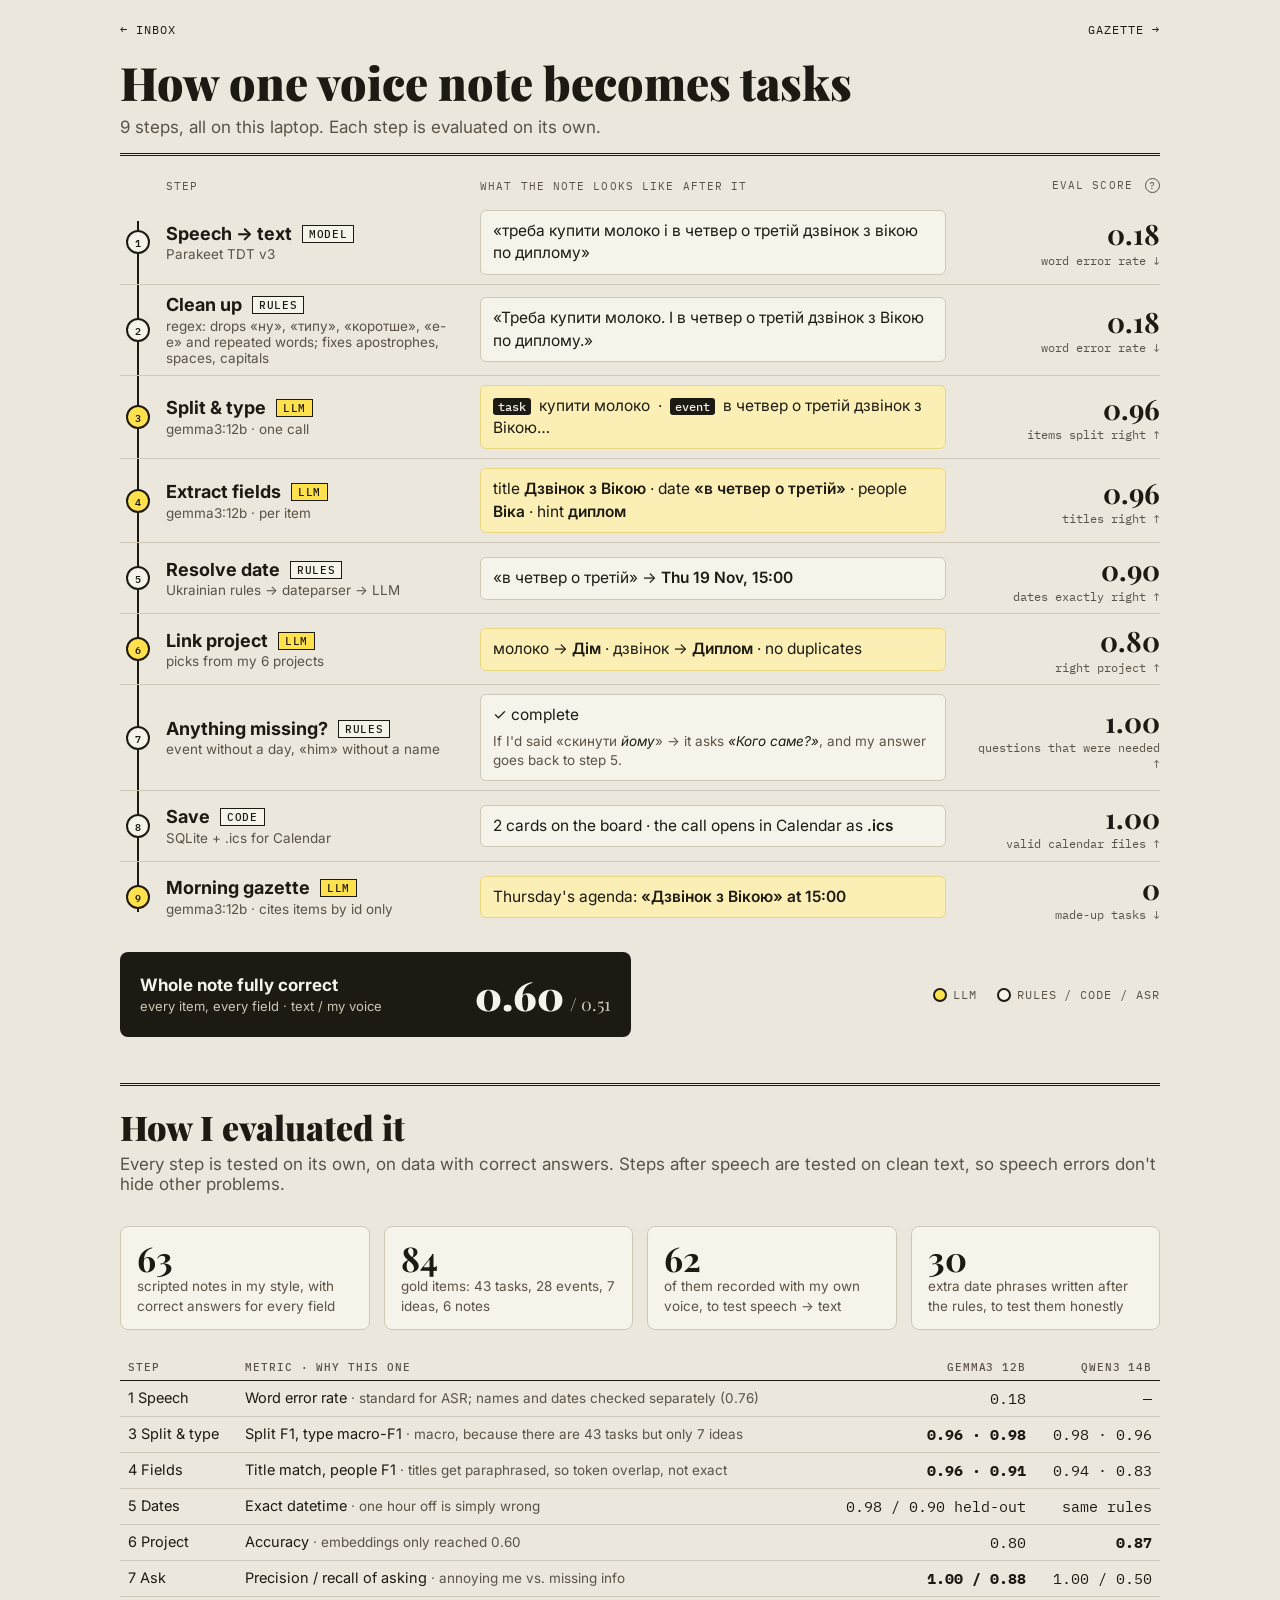
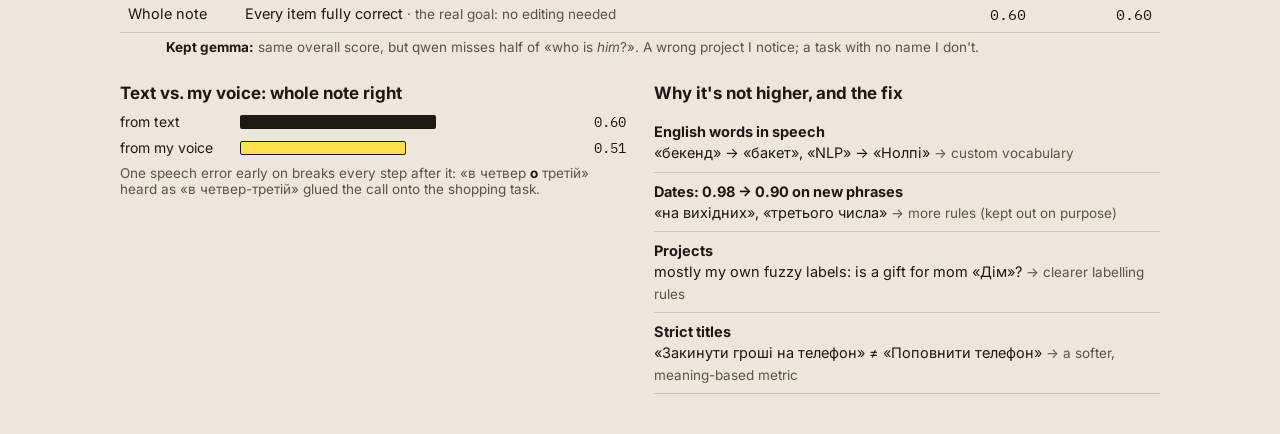
<file: inbox/web/architecture.html>
<!doctype html>
<html lang="en">
<head>
  <meta charset="utf-8">
  <meta name="viewport" content="width=device-width, initial-scale=1">
  <title>Voice Inbox Architecture</title>
  <link rel="preconnect" href="https://fonts.googleapis.com">
  <link rel="preconnect" href="https://fonts.gstatic.com" crossorigin>
  <link href="https://fonts.googleapis.com/css2?family=Playfair+Display:ital,wght@0,700;0,900;1,400&family=Inter:wght@400;500;600;700&family=IBM+Plex+Mono:wght@400;500&display=swap" rel="stylesheet">
  <style>
    :root { --page: #ebe7dd; --paper: #f6f3eb; --ink: #1d1a14; --grey: #5b5345; --line: #cfc8b8; --sun: #ffe14d; --llm: #fbefb5; }
    * { box-sizing: border-box; }
    body { margin: 0; background: var(--page); color: var(--ink); font-family: Inter, system-ui, sans-serif; -webkit-font-smoothing: antialiased; }
    a { color: inherit; }
    .wrap { max-width: 1120px; margin: 0 auto; padding: 22px 40px 40px; }
    .top { display: flex; justify-content: space-between; font-family: "IBM Plex Mono", monospace; font-size: 12px; letter-spacing: .08em; text-transform: uppercase; }
    .top a { text-decoration: none; }
    h1 { font-family: "Playfair Display", serif; font-weight: 900; font-size: 46px; margin: 14px 0 4px; }
    .norag { color: var(--ink); background: var(--sun); padding: 0 5px; margin-left: 6px; }
    .sub { font-size: 17px; color: var(--grey); margin: 0 0 22px; padding-bottom: 16px; border-bottom: 3px double var(--ink); }

    .head, .row { display: grid; grid-template-columns: 290px 1fr 190px; gap: 0 24px; align-items: center; }
    .head { font-family: "IBM Plex Mono", monospace; font-size: 11px; letter-spacing: .1em; text-transform: uppercase; color: var(--grey); padding: 0 0 8px 46px; }
    .head span:last-child { text-align: right; }
    .steps { position: relative; }
    .steps::before { content: ""; position: absolute; left: 17px; top: 20px; bottom: 20px; width: 2px; background: var(--ink); }
    .row { position: relative; padding: 9px 0 9px 46px; }
    .row + .row { border-top: 1px solid var(--line); }
    .dot { position: absolute; left: 6px; top: 50%; transform: translateY(-50%); width: 24px; height: 24px; border-radius: 50%; background: var(--paper); border: 2px solid var(--ink); font: 600 10px "IBM Plex Mono", monospace; display: grid; place-items: center; }
    .row.llm .dot { background: var(--sun); }
    .name { font-weight: 700; font-size: 18px; line-height: 1.2; }
    .how { font-size: 13.5px; color: var(--grey); margin-top: 2px; }
    .chip { display: inline-block; font: 500 10.5px "IBM Plex Mono", monospace; letter-spacing: .06em; text-transform: uppercase; padding: 1px 6px; border: 1px solid var(--ink); margin-left: 6px; vertical-align: 2px; background: var(--paper); }
    .row.llm .chip { background: var(--sun); }
    .out { background: var(--paper); border: 1px solid var(--line); border-radius: 6px; padding: 9px 12px; font-size: 15.5px; line-height: 1.45; }
    .row.llm .out { background: var(--llm); border-color: #e9d77f; }
    .out code { font: 500 12px "IBM Plex Mono", monospace; background: var(--ink); color: var(--paper); padding: 1px 5px; border-radius: 3px; margin-right: 4px; }
    .out b { font-weight: 600; }
    .score { text-align: right; font-family: "IBM Plex Mono", monospace; font-size: 12px; color: var(--grey); line-height: 1.3; }
    .score b { display: block; font-family: "Playfair Display", serif; font-size: 28px; color: var(--ink); }
    .ask { font-size: 13.5px; color: var(--grey); margin-top: 5px; }
    .ask i { color: var(--ink); }

    .q { display: inline-grid; place-items: center; width: 15px; height: 15px; border: 1px solid var(--grey); border-radius: 50%; font-size: 10px; cursor: help; margin-left: 4px; }
    .note-score { font-size: 13.5px; color: var(--grey); margin: 6px 0 0 46px; }
    .note-score b { color: var(--ink); }
    h2 { font-family: "Playfair Display", serif; font-weight: 900; font-size: 34px; margin: 46px 0 4px; padding-top: 18px; border-top: 3px double var(--ink); }
    .tiles { display: grid; grid-template-columns: repeat(4, 1fr); gap: 14px; margin: 16px 0 24px; }
    .tile { background: var(--paper); border: 1px solid var(--line); border-radius: 8px; padding: 14px 16px; }
    .tile b { display: block; font-family: "Playfair Display", serif; font-size: 34px; line-height: 1; }
    .tile span { font-size: 13.5px; color: var(--grey); }
    table.ev { width: 100%; border-collapse: collapse; font-size: 14.5px; }
    .ev th { text-align: left; font: 500 11px "IBM Plex Mono", monospace; letter-spacing: .08em; text-transform: uppercase; color: var(--grey); padding: 6px 8px; border-bottom: 1px solid var(--ink); }
    .ev td { padding: 8px; border-bottom: 1px solid var(--line); vertical-align: top; }
    .ev td.n { font-family: "IBM Plex Mono", monospace; text-align: right; white-space: nowrap; }
    .ev th.n { text-align: right; }
    .ev td.w { font-weight: 700; }
    .ev .why { color: var(--grey); font-size: 13.5px; }
    .two { display: grid; grid-template-columns: 1fr 1fr; gap: 28px; margin-top: 28px; }
    h3 { font-size: 17px; margin: 0 0 10px; }
    .bar { display: grid; grid-template-columns: 110px 1fr 50px; gap: 10px; align-items: center; margin: 8px 0; font-size: 14px; }
    .bar i { display: block; height: 14px; background: var(--ink); border-radius: 2px; }
    .bar i.v { background: var(--sun); border: 1px solid var(--ink); }
    .bar .n { font-family: "IBM Plex Mono", monospace; text-align: right; }
    ul.fails { margin: 0; padding: 0; list-style: none; }
    .fails li { padding: 8px 0; border-bottom: 1px solid var(--line); font-size: 14.5px; line-height: 1.45; }
    .fails li b { display: block; }
    .fails .fix { color: var(--grey); font-size: 13.5px; }
    .final { display: grid; grid-template-columns: 1fr 1fr; gap: 18px; margin-top: 20px; }
    .e2e { background: var(--ink); color: var(--paper); border-radius: 8px; padding: 16px 20px; display: flex; justify-content: space-between; align-items: center; }
    .e2e .t { font-weight: 700; font-size: 17px; }
    .e2e .d { font-size: 13px; color: #cfc6b4; margin-top: 3px; }
    .e2e .n { font-family: "Playfair Display", serif; font-size: 40px; font-weight: 900; }
    .e2e .n small { font-size: 18px; font-weight: 400; color: #cfc6b4; margin-left: 6px; }
    .legend { display: flex; gap: 20px; align-items: center; justify-content: flex-end; font: 12px "IBM Plex Mono", monospace; text-transform: uppercase; letter-spacing: .08em; color: var(--grey); }
    .sw { display: inline-block; width: 14px; height: 14px; border-radius: 50%; border: 2px solid var(--ink); vertical-align: -3px; margin-right: 6px; background: var(--paper); }
    .sw.y { background: var(--sun); }
    @media (max-width: 860px) {
      .wrap { padding: 16px; }
      .head { display: none; }
      .row { grid-template-columns: 1fr; gap: 6px; }
      .score { text-align: left; }
      .score b { display: inline; font-size: 20px; margin-right: 6px; }
      .final, .two { grid-template-columns: 1fr; }
      .tiles { grid-template-columns: 1fr 1fr; }
    }
  </style>
</head>
<body>
<div class="wrap">
  <div class="top"><a href="/">← Inbox</a><a href="/gazette">Gazette →</a></div>
  <h1>How one voice note becomes tasks</h1>
  <p class="sub">9 steps, all on this laptop. Each step is evaluated on its own.</p>

  <div class="head"><span>Step</span><span>What the note looks like after it</span><span>Eval score <span class="q" title="Each step has its own test on 63 notes with correct answers. This is that test's main number. ↑ higher is better, ↓ lower is better.">?</span></span></div>
  <div class="steps">
    <div class="row">
      <span class="dot">1</span>
      <div><div class="name">Speech → text <span class="chip">model</span></div><div class="how">Parakeet TDT v3</div></div>
      <div class="out">«треба купити молоко і в четвер о третій дзвінок з вікою по диплому»</div>
      <div class="score"><b>0.18</b>word error rate ↓</div>
    </div>
    <div class="row">
      <span class="dot">2</span>
      <div><div class="name">Clean up <span class="chip">rules</span></div><div class="how">regex: drops «ну», «типу», «коротше», «е-е» and repeated words; fixes apostrophes, spaces, capitals</div></div>
      <div class="out">«Треба купити молоко. І в четвер о третій дзвінок з Вікою по диплому.»</div>
      <div class="score"><b>0.18</b>word error rate ↓</div>
    </div>
    <div class="row llm">
      <span class="dot">3</span>
      <div><div class="name">Split &amp; type <span class="chip">LLM</span></div><div class="how">gemma3:12b · one call</div></div>
      <div class="out"><code>task</code> купити молоко &nbsp;·&nbsp; <code>event</code> в четвер о третій дзвінок з Вікою…</div>
      <div class="score"><b>0.96</b>items split right ↑</div>
    </div>
    <div class="row llm">
      <span class="dot">4</span>
      <div><div class="name">Extract fields <span class="chip">LLM</span></div><div class="how">gemma3:12b · per item</div></div>
      <div class="out">title <b>Дзвінок з Вікою</b> · date <b>«в четвер о третій»</b> · people <b>Віка</b> · hint <b>диплом</b></div>
      <div class="score"><b>0.96</b>titles right ↑</div>
    </div>
    <div class="row">
      <span class="dot">5</span>
      <div><div class="name">Resolve date <span class="chip">rules</span></div><div class="how">Ukrainian rules → dateparser → LLM</div></div>
      <div class="out">«в четвер о третій» → <b>Thu 19 Nov, 15:00</b></div>
      <div class="score"><b>0.90</b>dates exactly right ↑</div>
    </div>
    <div class="row llm">
      <span class="dot">6</span>
      <div><div class="name">Link project <span class="chip">LLM</span></div><div class="how">picks from my 6 projects</div></div>
      <div class="out">молоко → <b>Дім</b> · дзвінок → <b>Диплом</b> · no duplicates</div>
      <div class="score"><b>0.80</b>right project ↑</div>
    </div>
    <div class="row">
      <span class="dot">7</span>
      <div><div class="name">Anything missing? <span class="chip">rules</span></div><div class="how">event without a day, «him» without a name</div></div>
      <div class="out">✓ complete
        <div class="ask">If I'd said «скинути <i>йому</i>» → it asks <i>«Кого саме?»</i>, and my answer goes back to step 5.</div></div>
      <div class="score"><b>1.00</b>questions that were needed ↑</div>
    </div>
    <div class="row">
      <span class="dot">8</span>
      <div><div class="name">Save <span class="chip">code</span></div><div class="how">SQLite + .ics for Calendar</div></div>
      <div class="out">2 cards on the board · the call opens in Calendar as <b>.ics</b></div>
      <div class="score"><b>1.00</b>valid calendar files ↑</div>
    </div>
    <div class="row llm">
      <span class="dot">9</span>
      <div><div class="name">Morning gazette <span class="chip">LLM</span></div><div class="how">gemma3:12b · cites items by id only</div></div>
      <div class="out">Thursday's agenda: <b>«Дзвінок з Вікою» at 15:00</b></div>
      <div class="score"><b>0</b>made-up tasks ↓</div>
    </div>
  </div>

  <div class="final">
    <div class="e2e"><div><div class="t">Whole note fully correct</div><div class="d">every item, every field · text / my voice</div></div><div class="n">0.60<small>/ 0.51</small></div></div>
    <div class="legend"><span><span class="sw y"></span>LLM</span><span><span class="sw"></span>rules / code / ASR</span></div>
  </div>
  <h2>How I evaluated it</h2>
  <p class="sub" style="border:0;margin-bottom:0">Every step is tested on its own, on data with correct answers. Steps after speech are tested on clean text, so speech errors don't hide other problems.</p>
  <div class="tiles">
    <div class="tile"><b>63</b><span>scripted notes in my style, with correct answers for every field</span></div>
    <div class="tile"><b>84</b><span>gold items: 43 tasks, 28 events, 7 ideas, 6 notes</span></div>
    <div class="tile"><b>62</b><span>of them recorded with my own voice, to test speech → text</span></div>
    <div class="tile"><b>30</b><span>extra date phrases written after the rules, to test them honestly</span></div>
  </div>

  <table class="ev">
    <tr><th>Step</th><th>Metric · why this one</th><th class="n">gemma3 12b</th><th class="n">qwen3 14b</th></tr>
    <tr><td>1 Speech</td><td>Word error rate <span class="why">· standard for ASR; names and dates checked separately (0.76)</span></td><td class="n">0.18</td><td class="n">—</td></tr>
    <tr><td>3 Split &amp; type</td><td>Split F1, type macro-F1 <span class="why">· macro, because there are 43 tasks but only 7 ideas</span></td><td class="n w">0.96 · 0.98</td><td class="n">0.98 · 0.96</td></tr>
    <tr><td>4 Fields</td><td>Title match, people F1 <span class="why">· titles get paraphrased, so token overlap, not exact</span></td><td class="n w">0.96 · 0.91</td><td class="n">0.94 · 0.83</td></tr>
    <tr><td>5 Dates</td><td>Exact datetime <span class="why">· one hour off is simply wrong</span></td><td class="n">0.98 / 0.90 held-out</td><td class="n">same rules</td></tr>
    <tr><td>6 Project</td><td>Accuracy <span class="why">· embeddings only reached 0.60</span></td><td class="n">0.80</td><td class="n w">0.87</td></tr>
    <tr><td>7 Ask</td><td>Precision / recall of asking <span class="why">· annoying me vs. missing info</span></td><td class="n w">1.00 / 0.88</td><td class="n">1.00 / 0.50</td></tr>
    <tr><td>Whole note</td><td>Every item fully correct <span class="why">· the real goal: no editing needed</span></td><td class="n">0.60</td><td class="n">0.60</td></tr>
  </table>
  <p class="note-score"><b>Kept gemma:</b> same overall score, but qwen misses half of «who is <i>him</i>?». A wrong project I notice; a task with no name I don't.</p>

  <div class="two">
    <div>
      <h3>Text vs. my voice: whole note right</h3>
      <div class="bar"><span>from text</span><i style="width:60%"></i><span class="n">0.60</span></div>
      <div class="bar"><span>from my voice</span><i class="v" style="width:51%"></i><span class="n">0.51</span></div>
      <p class="note-score" style="margin-left:0">One speech error early on breaks every step after it: «в четвер <b>о</b> третій» heard as «в четвер-третій» glued the call onto the shopping task.</p>
    </div>
    <div>
      <h3>Why it's not higher, and the fix</h3>
      <ul class="fails">
        <li><b>English words in speech</b>«бекенд» → «бакет», «NLP» → «Нолпі» <span class="fix">→ custom vocabulary</span></li>
        <li><b>Dates: 0.98 → 0.90 on new phrases</b>«на вихідних», «третього числа» <span class="fix">→ more rules (kept out on purpose)</span></li>
        <li><b>Projects</b>mostly my own fuzzy labels: is a gift for mom «Дім»? <span class="fix">→ clearer labelling rules</span></li>
        <li><b>Strict titles</b>«Закинути гроші на телефон» ≠ «Поповнити телефон» <span class="fix">→ a softer, meaning-based metric</span></li>
      </ul>
    </div>
  </div>
</div>
</body>
</html>
</file>
